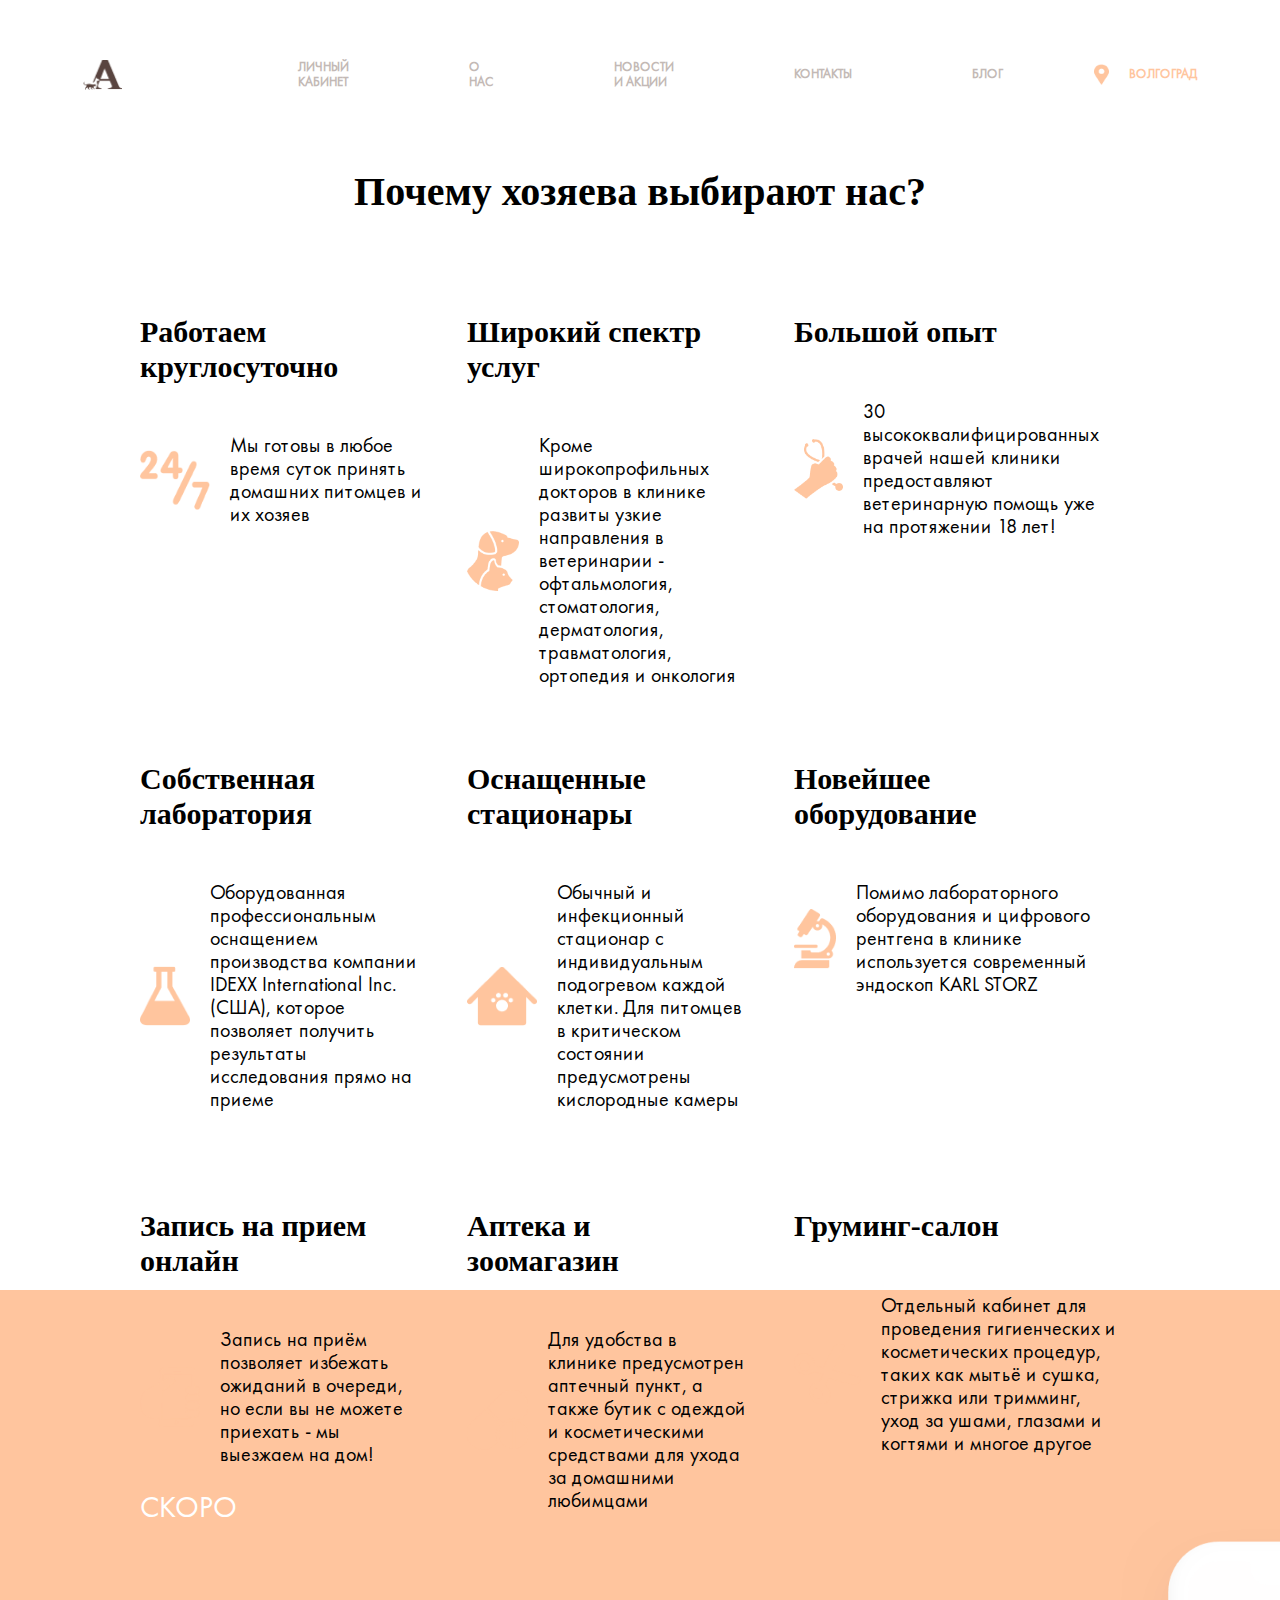
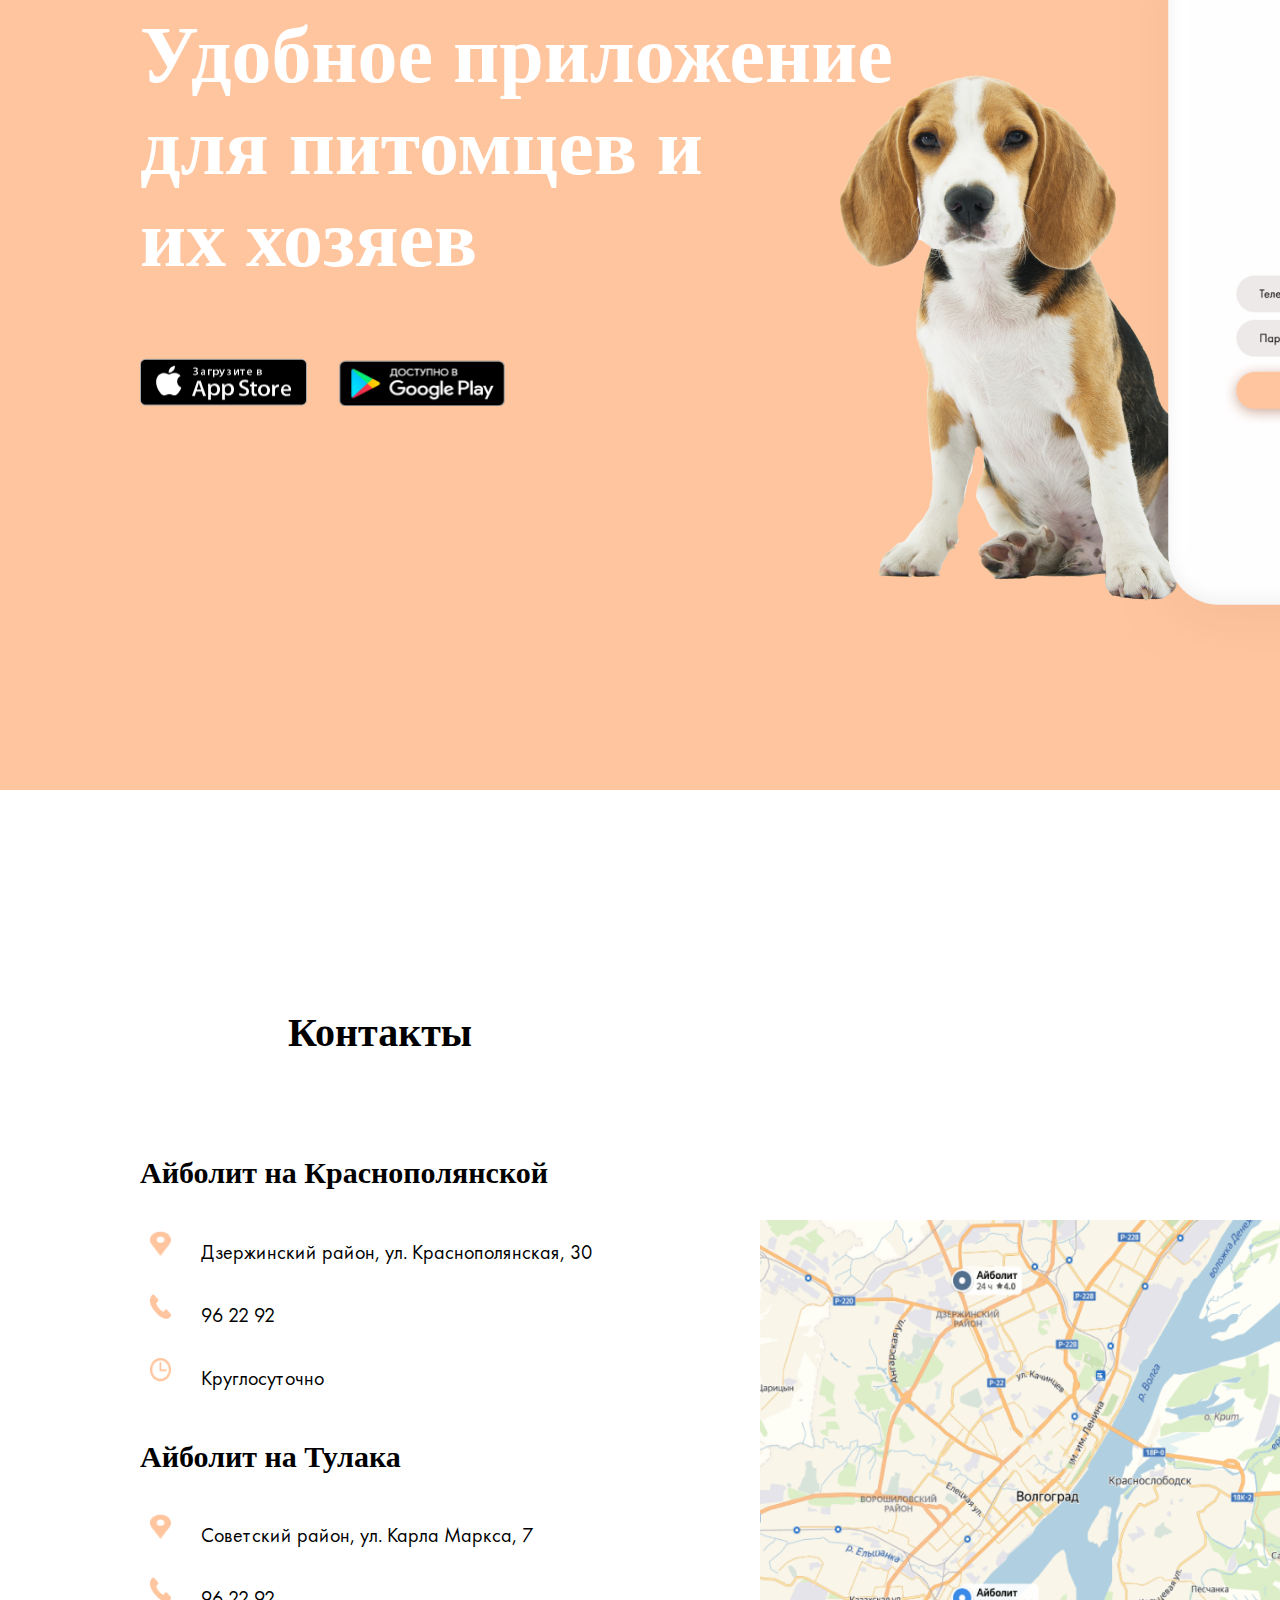
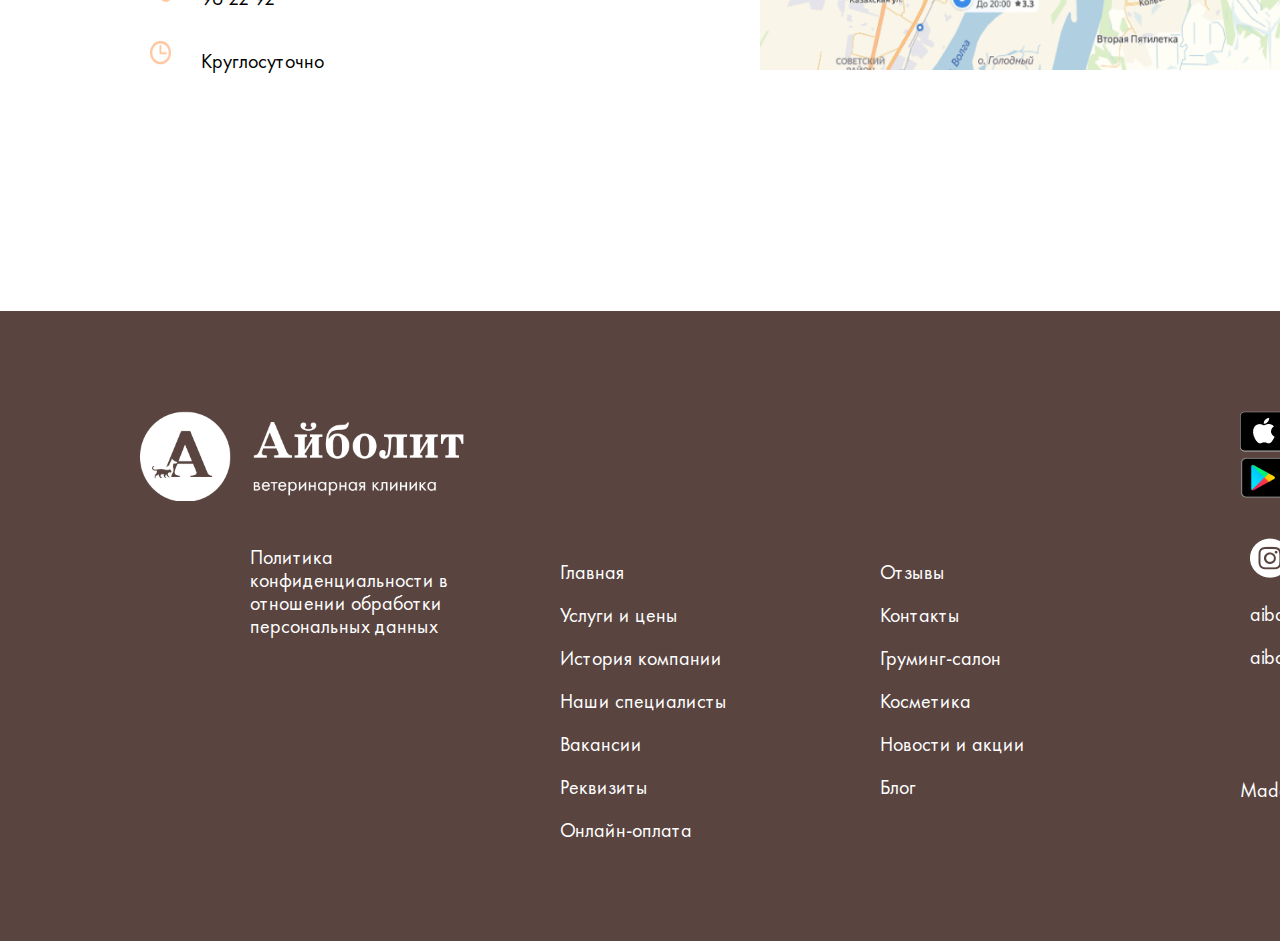
<file: pages/advantage.html>
<!DOCTYPE html>
<html lang="en">
<head>
    <meta charset="UTF-8">
    <meta http-equiv="X-UA-Compatible" content="IE=edge">
    <meta name="viewport" content="width=device-width, initial-scale=1.0">
    <link rel="stylesheet" href="../styles/normalize.css">
    <link rel="stylesheet" href="../styles/index.css">
    <title>Преимущества ветклиники</title>
    <link rel="shortcut icon" href="https://cdn-icons-png.flaticon.com/512/7607/7607614.png" type="image/svg">
</head>
<body>
    <div class="container">
        <header class="header">
            <img class="header__logo" src="../assets/image/header/logo.png" alt="logotype">      
            <nav class="nav">
              <a class="nav__item" href="#">ЛИЧНЫЙ КАБИНЕТ</a>
              <a class="nav__item" href="../index.html">О НАС</a>
              <a class="nav__item" href="#">НОВОСТИ И АКЦИИ</a>
              <a class="nav__item" href="../pages/advantage.html">КОНТАКТЫ</a>
              <a class="nav__item" href="./therapy.html">БЛОГ</a>
            </nav>
            <div class="header__geo">
              <img class="header__geo-img" src="../assets/image/block_a/map_marker.png" alt="map-marker">
              ВОЛГОГРАД
            </div>
          </header>
        <main>
            <section class="section">
                    <h2 class="section__title">Почему хозяева выбирают нас?</h2>    
            <div class="section__info-box">      
                <div class="advantage">
                    <h3 class="advantage__title">Работаем круглосуточно</h3>
                    <div class="advantage__info-block">
                        <img class="advantage__image" src="../assets/image/block_b/icon_time.png" alt="time">
                        <p class="advantage__text">Мы готовы в любое время суток принять домашних питомцев и их хозяев</p>
                    </div>
                </div>
                <div class="advantage">
                    <h3 class="advantage__title">Широкий спектр услуг</h3>
                    <div class="advantage__info-block">
                        <img class="advantage__image" src="../assets/image/block_b/icon_pet.png" alt="pet">
                        <p class="advantage__text">Кроме широкопрофильных докторов  в клинике развиты узкие направления в ветеринарии - офтальмология, стоматология, дерматология, травматология, ортопедия и онкология</p>
                    </div>
                </div>
                <div class="advantage">
                    <h3 class="advantage__title">Большой опыт</h3>
                    <div class="advantage__info-block">
                        <img class="advantage__image" src="../assets/image/block_b/icon_hand.png" alt="hand">
                        <p class="advantage__text">30 высококвалифицированных врачей нашей клиники предоставляют ветеринарную помощь уже на протяжении 18 лет!</p>
                    </div>
                </div>
                <div class="advantage">
                    <h3 class="advantage__title">Собственная лаборатория</h3>
                    <div class="advantage__info-block">
                        <img class="advantage__image" src="../assets/image/block_b/icon_shape.png" alt="flask">
                        <p class="advantage__text">Оборудованная профессиональным оснащением производства компании IDEXX International Inc.(США), которое позволяет получить результаты исследования прямо на приеме</p>
                    </div>
                </div>
                <div class="advantage">
                    <h3 class="advantage__title">Оснащенные стационары</h3>
                    <div class="advantage__info-block">
                        <img class="advantage__image" src="../assets/image/block_b/icon_home.png" alt="hospital">
                        <p class="advantage__text">Обычный и инфекционный стационар c индивидуальным подогревом каждой клетки. Для питомцев в критическом состоянии предусмотрены кислородные камеры</p>
                    </div>
                </div>
                <div class="advantage">
                    <h3 class="advantage__title">Новейшее оборудование</h3>
                    <div class="advantage__info-block">
                        <img class="advantage__image" src="../assets/image/block_b/icon_microscope.png" alt="microscope">
                        <p class="advantage__text">Помимо лабораторного оборудования и цифрового рентгена в клинике используется современный эндоскоп KARL STORZ</p>
                    </div>
                </div>
                <div class="advantage">
                    <h3 class="advantage__title">Запись на прием онлайн</h3>
                    <div class="advantage__info-block">
                        <img class="advantage__image" src="../assets/image/block_b/hand_graving_smartphone.png" alt="hand_graving_smartphone">
                        <p class="advantage__text">Запись на приём позволяет избежать ожиданий в очереди, но если вы не можете приехать - мы выезжаем на дом!</p>
                    </div>
                </div>
                <div class="advantage">
                    <h3 class="advantage__title">Аптека и зоомагазин</h3>
                    <div class="advantage__info-block">
                        <img class="advantage__image" src="../assets/image/block_b/icon_drugs.png" alt="drugs">
                        <p class="advantage__text">Для удобства в клинике предусмотрен аптечный пункт, а также бутик с одеждой и косметическими средствами для ухода за домашними любимцами</p>
                    </div>
                </div>
                <div class="advantage">
                    <h3 class="advantage__title">Груминг-салон</h3>
                    <div class="advantage__info-block">
                        <img class="advantage__image" src="../assets/image/block_b/icon_scissors.png" alt="scissors">
                        <p class="advantage__text">Отдельный кабинет для проведения гигиенческих и косметических процедур, таких как мытьё и сушка, стрижка или тримминг, уход за ушами, глазами и когтями и многое другое</p>
                    </div>
                </div>
                </div>
            </section>
            <section class="section_orange">               
                    <img class="section__pic1" src="../assets/image/block_b/big_dog.png" alt="dog">
                    <img class="section__pic2" src="../assets/image/block_b/form_phone.png" alt="phohe-form">
                <div class="section__mobile-app">
                    <p class="section__text">СКОРО</p>
                    <h1 class="section__heading">Удобное приложение
                        для питомцев и <br>
                        их хозяев</h1>
                <div class="section__icon-box">                
                    <img class="section__mobile-icon1" src="../assets/image/block_b/app_store.png" alt="app store">
                    <img class="section__mobile-icon2" src="../assets/image/block_b/google_play.png" alt="google play">
                </div>
                </div> 
            </section>
            <section class="section"> 

                <div class="section__contact-box">

                    <div class="section__contact">
                        <h2 class="section__title">Контакты</h2>
                        <div class="contact">
                            <h3 class="contact__title">Айболит на Краснополянской</h3>
                            <div class="contact-info">
                                <img class="contact-info__icon" src="../assets/image/block_b/map_marker.png" alt="map marker">
                                <p class="contact-info__text">Дзержинский район, 
                                    ул. Краснополянская, 30</p>
                            </div>
                            <div class="contact-info">
                                <img class="contact-info__icon" src="../assets/image/block_b/phone.png" alt="phone">
                                <p class="contact-info__text">96 22 92</p>
                            </div>
                            <div class="contact-info">
                                <img class="contact-info__icon" src="../assets/image/block_b/wall_clock.png" alt="wall clock">
                                <p class="contact-info__text">Круглосуточно</p>
                            </div>
                        </div>
                        <div class="contact">
                            <h3 class="contact__title">Айболит на Тулака</h3>
                            <div class="contact-info">
                                <img class="contact-info__icon" src="../assets/image/block_b/map_marker.png" alt="map marker">
                                <p class="contact-info__text">Советский район, 
                                    ул. Карла Маркса, 7</p>
                            </div>
                            <div class="contact-info">
                                <img class="contact-info__icon" src="../assets/image/block_b/phone.png" alt="phone">
                                <p class="contact-info__text">96 22 92</p>
                            </div>
                            <div class="contact-info">
                                <img class="contact-info__icon" src="../assets/image/block_b/wall_clock.png" alt="wall clock">
                                <p class="contact-info__text">Круглосуточно</p>
                            </div>
                        </div>
                    </div>
                <div >
                        <img class="section__map-img" src="../assets/image/block_b/map.png" alt="map">
                    </div>
                </div>
            </section>
        </main>
        <footer>
            <div class="footer">
                <div class="footer__info">
                    <img class="footer__logo" src="../assets/image/footer/logo_footer.png" alt="logo">
                    <p class="footer__text">Политика конфиденциальности в отношении обработки персональных данных</p>
                </div>
                <div class="footer__nav">
                    <a href="#">Главная</a>
                    <a href="#">Услуги и цены</a>
                    <a href="#">История компании</a>
                    <a href="#">Наши специалисты</a>
                    <a href="#">Вакансии</a>
                    <a href="#">Реквизиты</a>
                    <a href="#">Онлайн-оплата</a>
                </div>
                <div class="footer__nav">
                    <a href="#">Отзывы</a>
                    <a href="#">Контакты</a>
                    <a href="#">Груминг-салон</a>
                    <a href="#">Косметика</a>
                    <a href="#">Новости и акции</a>
                    <a href="#">Блог</a>
                </div>
                <div class="footer__social">
                    <div>
                        <img class="footer__app-phone" src="../assets/image/footer/app_store.png" alt="app store">
                        <img class="footer__app-phone" src="../assets/image/footer/google_play.png" alt="google play">
                    </div>
                    <div>
                        <img class="footer__link" src="../assets/image/footer/instagram.png" alt="Instagram">
                        <img class="footer__link" src="../assets/image/footer/fb.png" alt="Facebook">
                        <img class="footer__link" src="../assets/image/footer/vk.png" alt="VK">
                        <img class="footer__link" src="../assets/image/footer/youtube.png" alt="Youtube">
                    </div>
                    <div class="footer__e-mail">
                        <a href="#">aibolit34.ru</a>
                        <a href="#">aibolit34@gmail.com</a>
                    </div>
                    <div>
                        <p class="footer__author">Made with <span class="footer__author_black">&#9829;</span>  from frontend43_team4</p>
                    </div>
                </div>

            </div>

        </footer>
    </div>
    
</body>
</html>
</file>
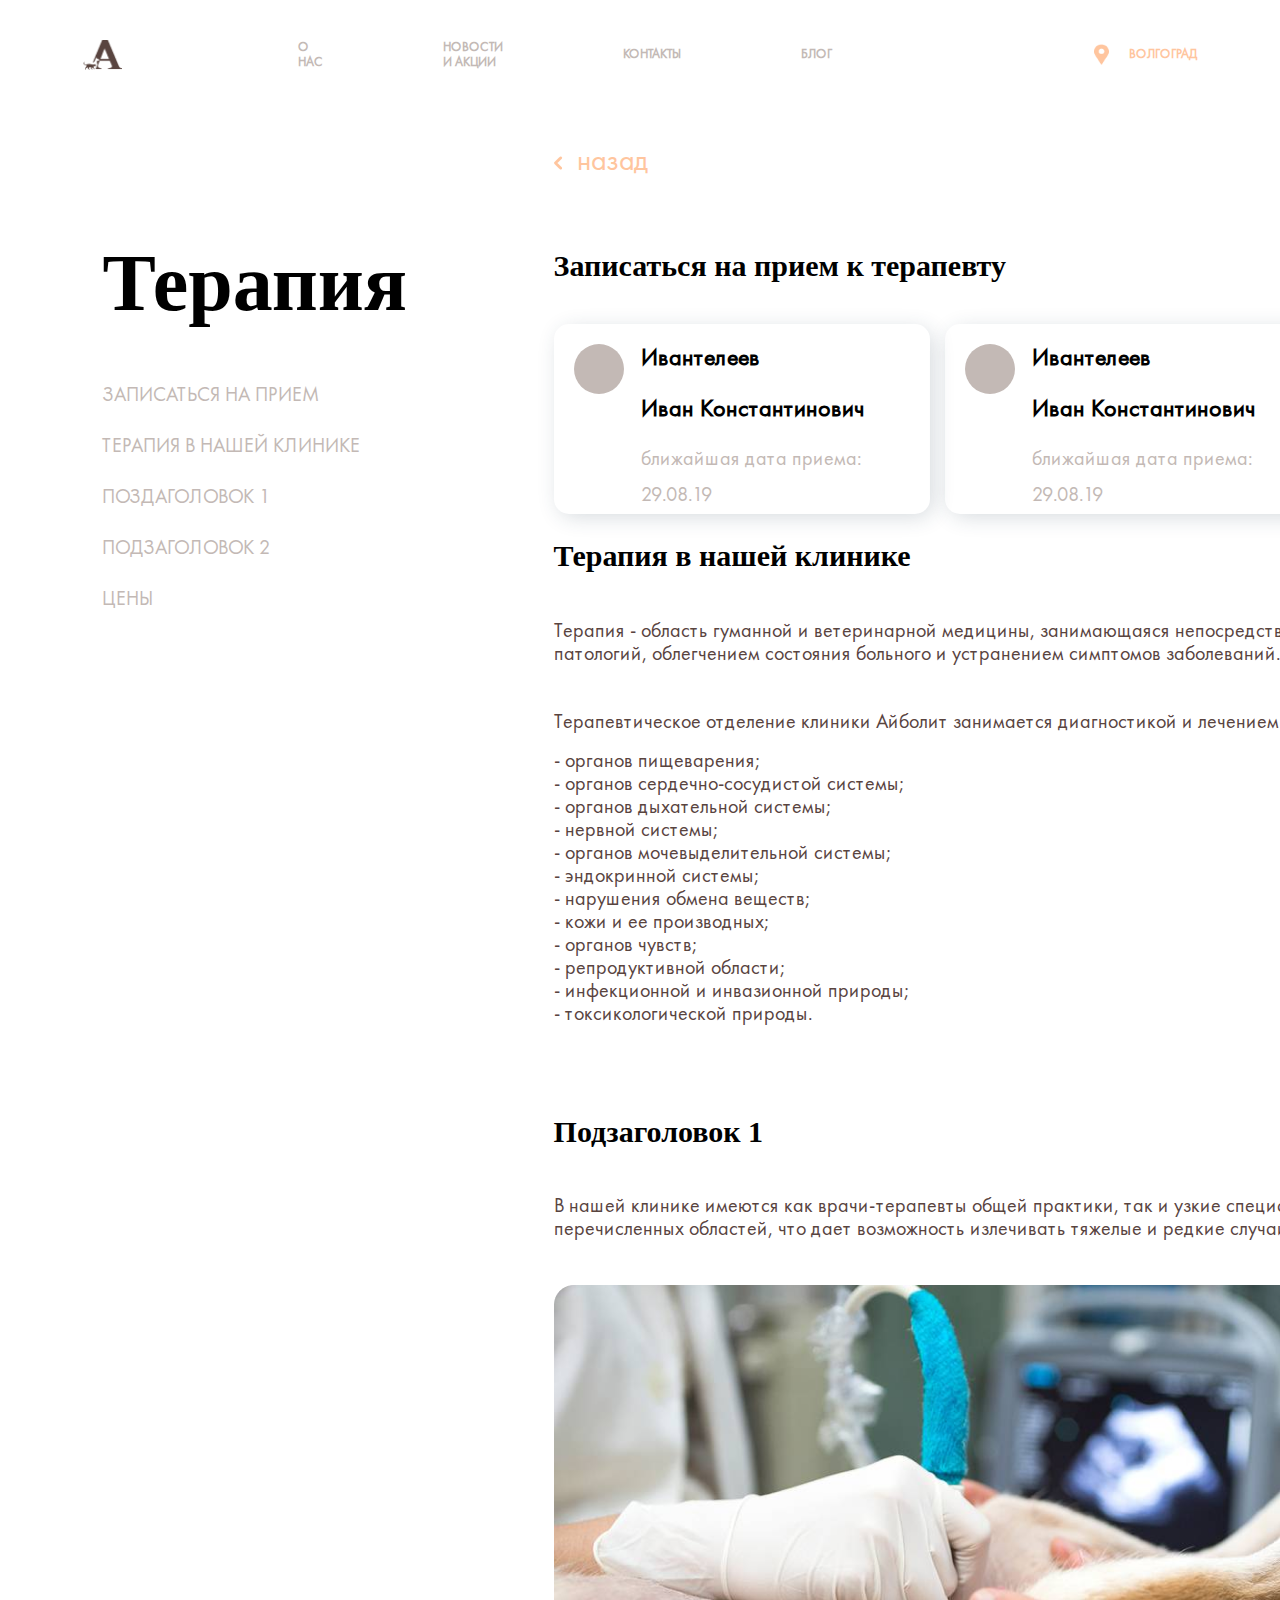
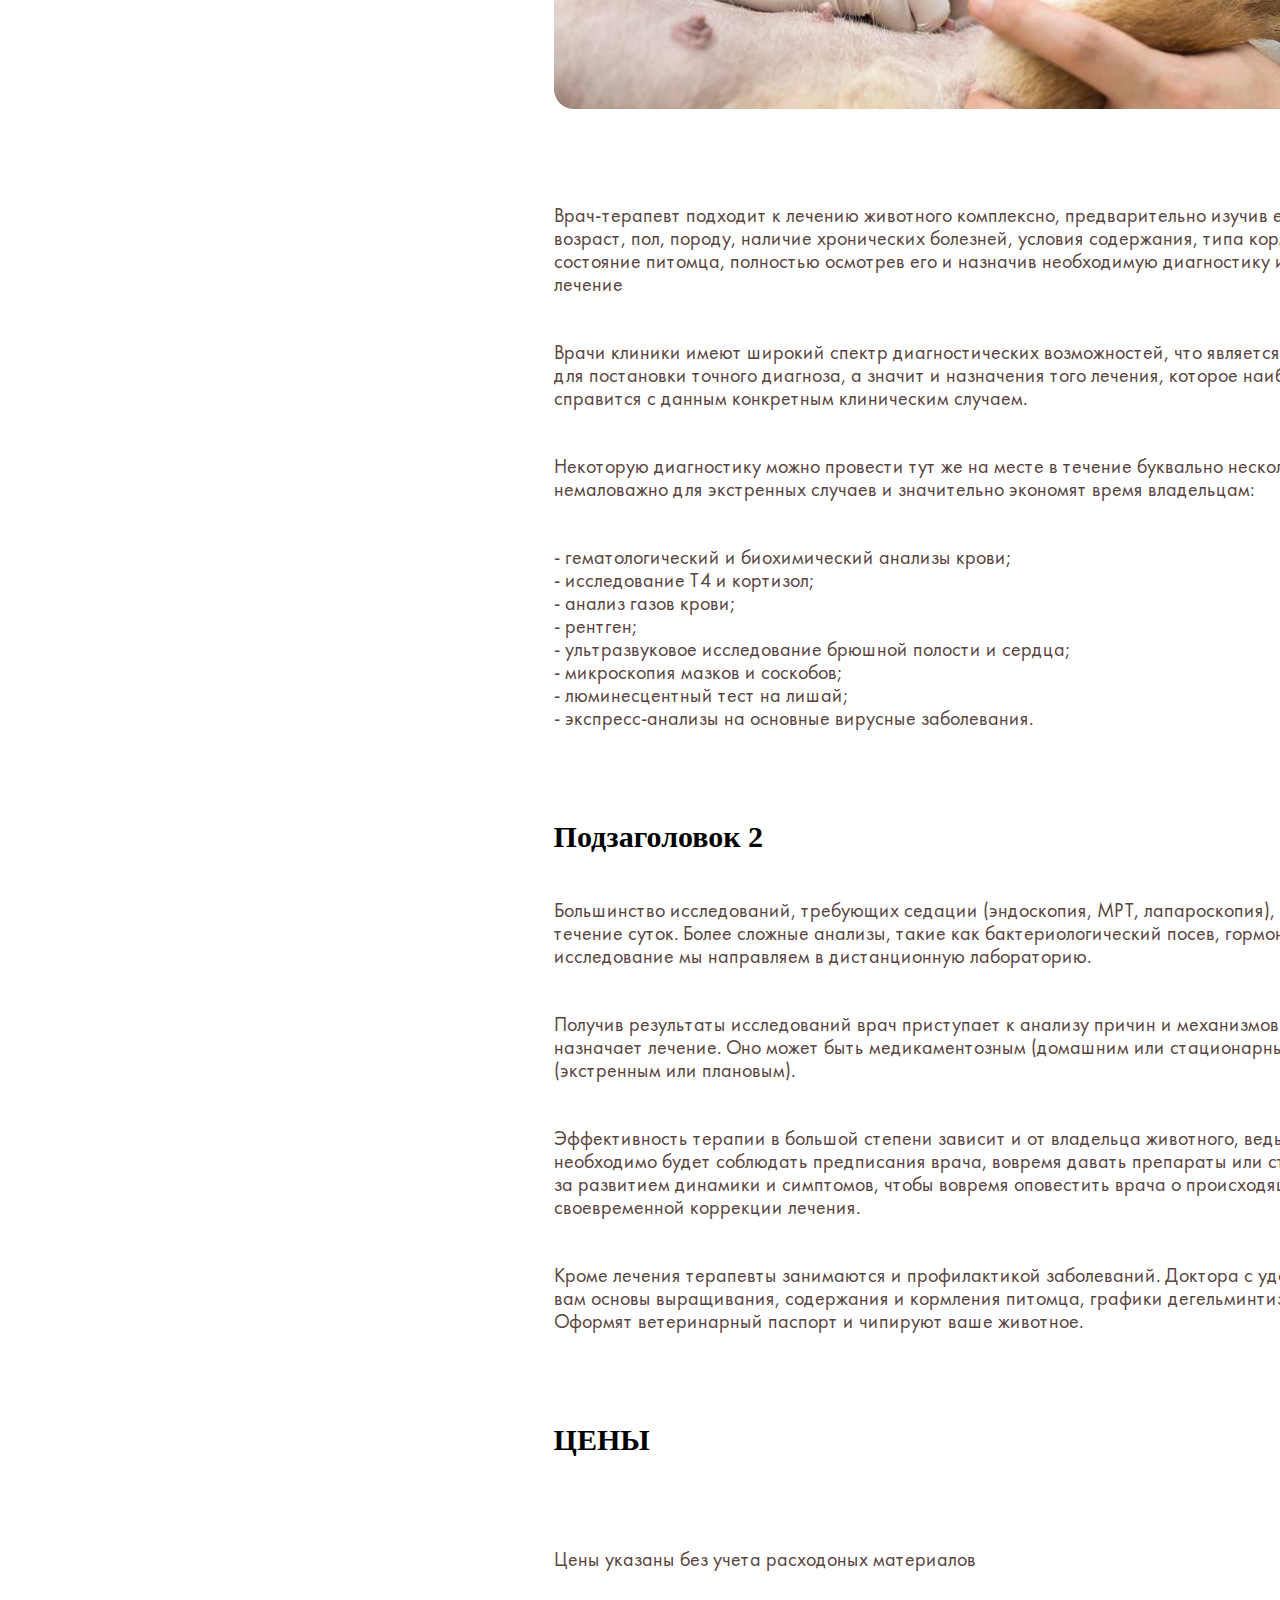
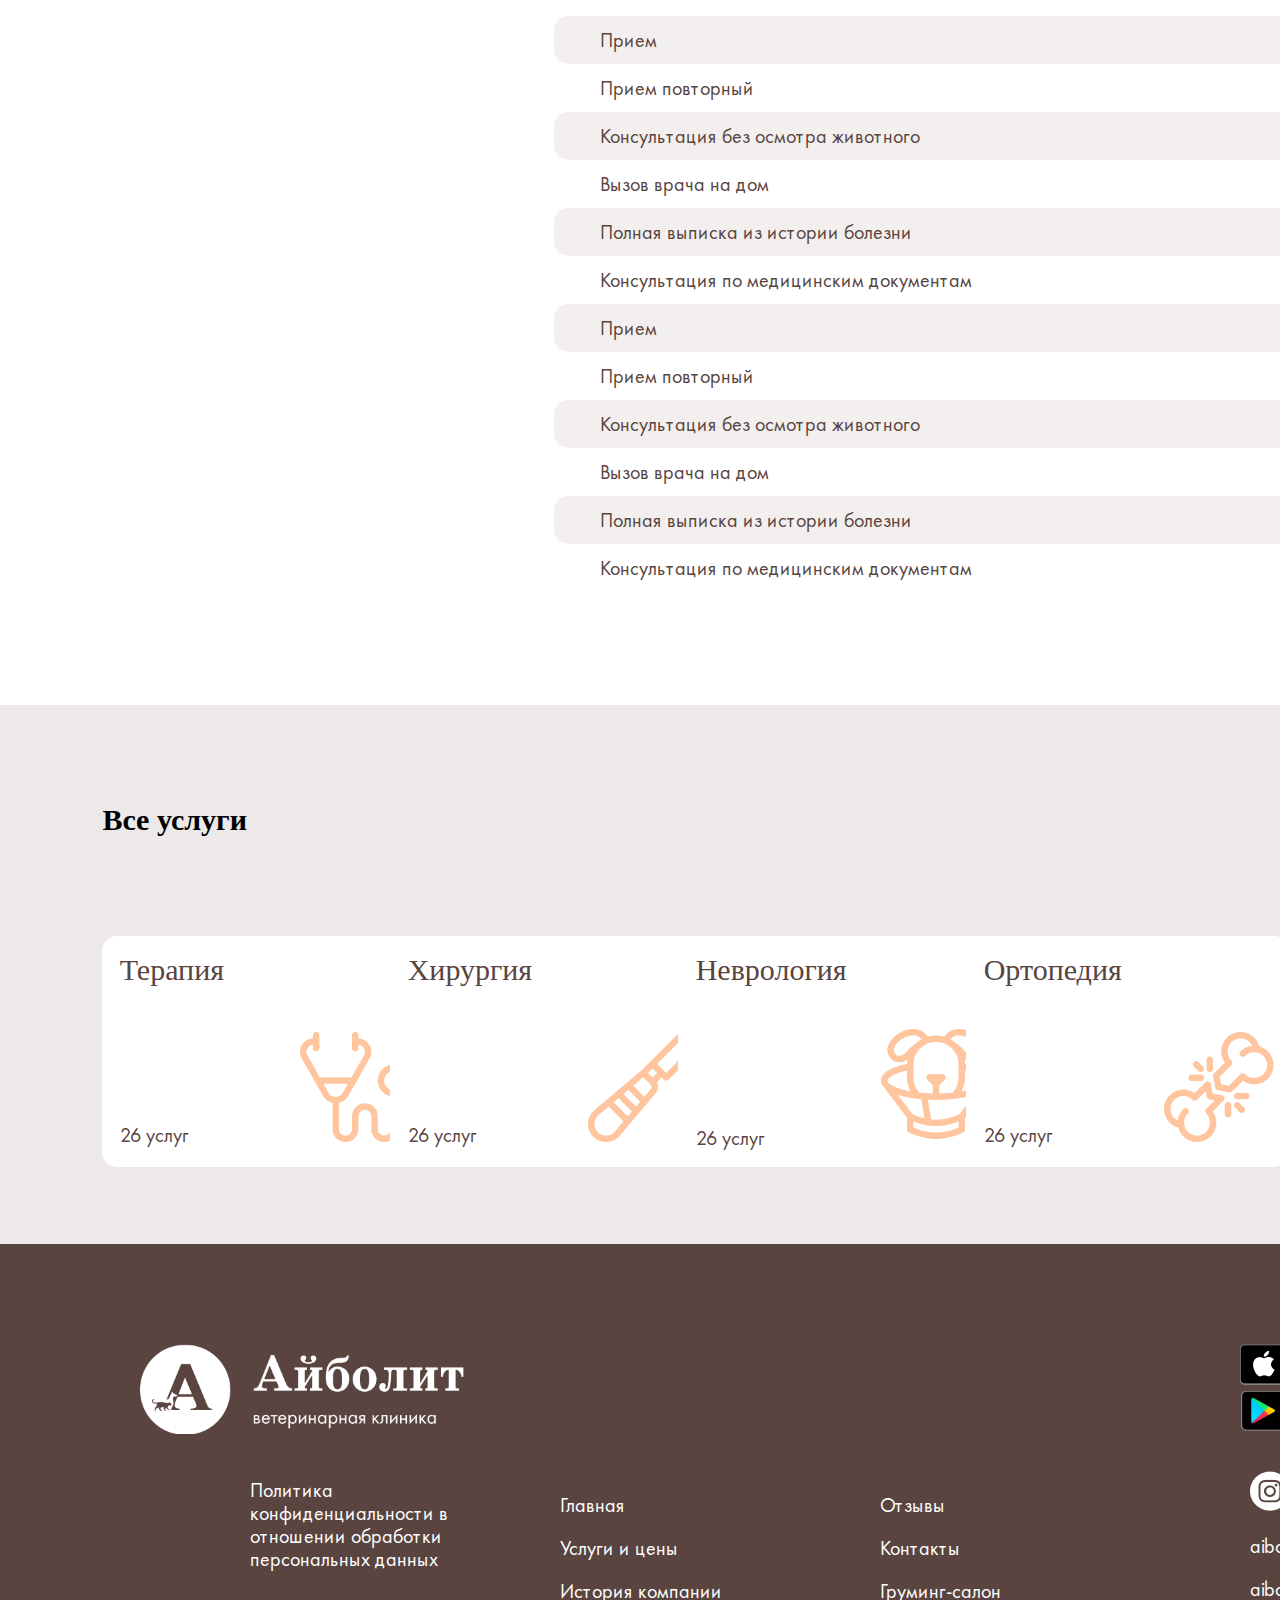
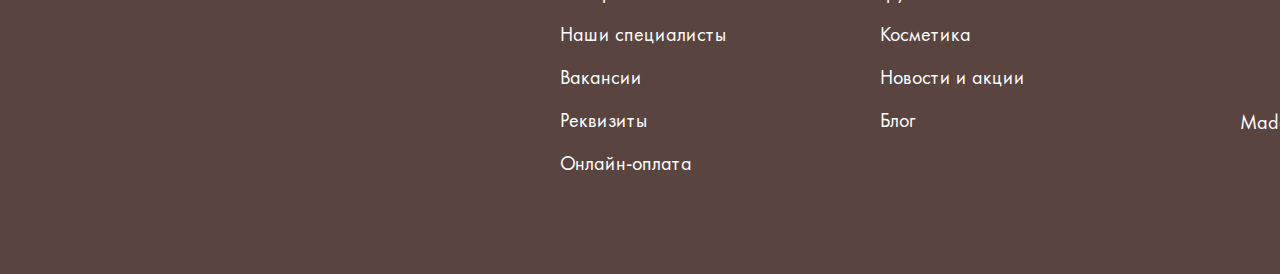
<file: pages/therapy.html>
<!DOCTYPE html>
<html lang="en">
<head>
    <meta charset="UTF-8">
    <meta http-equiv="X-UA-Compatible" content="IE=edge">
    <meta name="viewport" content="width=device-width, initial-scale=1.0">
    <title>Therapy</title>
    <link rel="stylesheet" href="../styles/normalize.css">
    <link rel="stylesheet" href="../styles/index.css">
    <link rel="shortcut icon" href="https://cdn-icons-png.flaticon.com/512/7607/7607614.png" type="image/svg">
</head>
<body>
    <header class="header">
        <img class="header__logo" src="../assets/image/block_b/logo.png" alt="logotype" />
        <nav class="nav">
          <a class="nav__item" href="../index.html">О НАС</a>
          <a class="nav__item" href="#">НОВОСТИ И АКЦИИ</a>
          <a class="nav__item" href="./advantage.html">КОНТАКТЫ</a>
          <a class="nav__item" href="./therapy.html">БЛОГ</a>
        </nav>
        <div class="header__geo">
          <img class="header__geo-img" src="../assets/image/block_b/map_marker.png" alt="map-marker" />
          ВОЛГОГРАД
        </div>
</header>
<main>
    <div class="wrapper-therapy">
<div class="wrapper-therapy__col-1">
<h1 class="wrapper-therapy__col-1__heading">Терапия</h1>
<div class="wrapper-therapy__col-1__item">ЗАПИСАТЬСЯ НА ПРИЕМ</div>
<div class="wrapper-therapy__col-1__item">ТЕРАПИЯ В НАШЕЙ КЛИНИКЕ</div>
<div class="wrapper-therapy__col-1__item">ПОЗДАГОЛОВОК 1</div>
<div class="wrapper-therapy__col-1__item">ПОДЗАГОЛОВОК 2</div>
<div class="wrapper-therapy__col-1__item">ЦЕНЫ</div>
</div>
<div class="wrapper-therapy__col-2">
    <div class="wrapper-therapy__col-2__back">
        <img src="../assets/image/bloc_c/Path(2).png" alt="arrow">
        <a href="#" class="pagination">назад</a>
    </div>
<section class="record-section">
    <h2 class="record-section__heading">Записаться на прием к терапевту</h2>
    <div onclick="location.href='#';" style="cursor: pointer;" class="record-section__card record-section__card1">
<div class="record-section__card__circle"></div>
<div class="record-section__card__name">Ивантелеев <p>Иван Константинович</p></div>
<div class="record-section__card__topic">ближайшая дата приема:</div>
<div class="record-section__card__data">29.08.19</div>
    </div>
    <div onclick="location.href='#';" style="cursor: pointer;" class="record-section__card record-section__card2">
        <div class="record-section__card__circle"></div>
        <div class="record-section__card__name">Ивантелеев <p>Иван Константинович</p></div>
        <div class="record-section__card__topic">ближайшая дата приема:</div>
        <div class="record-section__card__data">29.08.19</div>
    </div>
    <div onclick="location.href='#';" style="cursor: pointer;" class="record-section__card record-section__card3">
        <div class="record-section__card__circle"></div>
        <div class="record-section__card__name">Ивантелеев <p>Иван Константинович</p></div>
        <div class="record-section__card__topic">ближайшая дата приема:</div>
        <div class="record-section__card__data">29.08.19</div>
    </div>
</section>
<section class="about-therapy">
    <h2 class="about-therapy__heading" >Терапия в нашей клинике</h2>
    <div class="about-therapy__Paragraph1">Терапия - область гуманной и ветеринарной медицины, занимающаяся непосредственно лечением патологий, облегчением состояния больного и устранением симптомов заболеваний.
    </div>
    <div class="about-therapy__Paragraph2">Терапевтическое отделение клиники Айболит занимается диагностикой и лечением следующих болезней:
    </div>
    <ul>
        <li class="about-therapy__item">- органов пищеварения;</li>
        <li class="about-therapy__item"> - органов сердечно-сосудистой системы;</li>
        <li class="about-therapy__item"> - органов дыхательной системы;</li>
        <li class="about-therapy__item">- нервной системы;</li>
        <li class="about-therapy__item">- органов мочевыделительной системы;</li>
        <li class="about-therapy__item">- эндокринной системы;</li>
        <li class="about-therapy__item"> - нарушения обмена веществ;</li>
        <li class="about-therapy__item">- кожи и ее производных;</li>
        <li class="about-therapy__item">- органов чувств;</li>
        <li class="about-therapy__item"> - репродуктивной области;</li>
        <li class="about-therapy__item">- инфекционной и инвазионной природы;</li>
        <li class="about-therapy__item"> - токсикологической природы.</li>
    </ul>
</section>
<section class="subtitle-1">
<h2 class="subtitle-1__heading">Подзаголовок 1</h2>
<div class="subtitle-1__Paragraph1">В нашей клинике имеются как врачи-терапевты общей практики, так и узкие специалисты по ряду перечисленных областей, что дает возможность излечивать тяжелые и редкие случаи патологий.
</div>
<img class="subtitle-1__img" src="../assets/image/bloc_c/image.png" alt="dog">
<div class="subtitle-1__Paragraph2">
    Врач-терапевт подходит к лечению животного комплексно, предварительно изучив его анамнез, учитывая возраст, пол, породу, наличие хронических болезней, условия содержания, типа кормления, оценив общее состояние питомца, полностью осмотрев его и назначив необходимую диагностику и соответствующее лечение
</div>
<div class="subtitle-1__Paragraph3">
    Врачи клиники имеют широкий спектр диагностических возможностей, что является идеальным условием для постановки точного диагноза, а значит и назначения того лечения, которое наиболее эффективно справится с данным конкретным клиническим случаем.
</div>
<div class="subtitle-1__Paragraph4">
    Некоторую диагностику можно провести тут же на месте в течение буквально нескольких минут, что немаловажно для экстренных случаев и значительно экономят время владельцам:
</div>
<ul>
    <li class="subtitle-1__item">- гематологический и биохимический анализы крови;</li>
    <li class="subtitle-1__item">- исследование Т4 и кортизол;</li>
    <li class="subtitle-1__item"> - анализ газов крови;</li>
    <li class="subtitle-1__item"> - рентген;</li>
    <li class="subtitle-1__item">- ультразвуковое исследование брюшной полости и сердца;</li>
    <li class="subtitle-1__item">- микроскопия мазков и соскобов;</li>
    <li class="subtitle-1__item">- люминесцентный тест на лишай;</li>
    <li class="subtitle-1__item">- экспресс-анализы на основные вирусные заболевания.</li>
</ul>
</section>
<section class="subtitle-2">
    <h2 class="subtitle-2__heading">Подзаголовок 2</h2>
    <div class="subtitle-2__Paragraph1">
        Большинство исследований, требующих седации (эндоскопия, МРТ, лапароскопия), так же доступны в течение суток. Более сложные анализы, такие как бактериологический посев, гормоны, гистологическое исследование мы направляем в дистанционную лабораторию.
    </div>
    <div class="subtitle-2__Paragraph2">
        Получив результаты исследований врач приступает к анализу причин и механизмов развития болезни и назначает лечение. Оно может быть медикаментозным (домашним или стационарным) или оперативным (экстренным или плановым).
    </div>
    <div class="subtitle-2__Paragraph3">
        Эффективность терапии в большой степени зависит и от владельца животного, ведь именно ему необходимо будет соблюдать предписания врача, вовремя давать препараты или ставить уколы, следить за развитием динамики и симптомов, чтобы вовремя оповестить врача о происходящих изменениях, для своевременной коррекции лечения.
    </div>
    <div class="subtitle-2__Paragraph4">
        Кроме лечения терапевты занимаются и профилактикой заболеваний. Доктора с удовольствием расскажут вам основы выращивания, содержания и кормления питомца, графики дегельминтизаций и прививок. Оформят ветеринарный паспорт и чипируют ваше животное.
    </div>
</section>
<section class="prices">
    <h2 class="prices__heading">ЦЕНЫ</h2>
    <div class="prices__number">
<span>Цены указаны без учета расходоных материалов
</span>
<span >1 &nbsp;<span class="prices__number_lite">2 &nbsp; 3 &nbsp; 4</span></span>
</div>
<div class="prices__items">
<div class="prices__items__item" id="prices__item1">Прием</div>
<div class="prices__items__item">Прием повторный</div>
<div class="prices__items__item" id="prices__item2">Консультация без осмотра животного</div>
<div class="prices__items__item">Вызов врача на дом</div>
<div class="prices__items__item" id="prices__item3">Полная выписка из истории болезни</div>
<div class="prices__items__item">Консультация по медицинским документам</div>
<div class="prices__items__item" id="prices__item4">Прием</div>
<div class="prices__items__item">Прием повторный</div>
<div class="prices__items__item" id="prices__item5">Консультация без осмотра животного</div>
<div class="prices__items__item">Вызов врача на дом</div>
<div class="prices__items__item" id="prices__item6">Полная выписка из истории болезни</div>
<div class="prices__items__item">Консультация по медицинским документам</div>
<div class="prices__number2">1 &nbsp;<span class="prices__number_lite">2 &nbsp; 3 &nbsp; 4</span></div>
</div>
</section>
    </div>
</div>
<div class="wrapper-servieces">
<section class="ther-services">
    <h2 class="ther-services__heading">Все услуги</h2>
    <div class="ther-services__card ther-services__card1">
    <div class="ther-services__card__heading">Терапия</div>
    <div class="ther-services__card__item">26 услуг</div>
    <img class="ther-services__card__img" src="../assets/image/bloc_c/Vector.png" alt="icon-of-services">
    </div>
    <div class="ther-services__card ther-services__card2">
        <div class="ther-services__card__heading">Хирургия</div>
        <div class="ther-services__card__item">26 услуг</div>
        <img class="ther-services__card__img" src="../assets/image/bloc_c/Vector(2).png" alt="icon-of-services">
    </div>
    <div class="ther-services__card ther-services__card3">
        <div class="ther-services__card__heading">Неврология</div>
        <div class="ther-services__card__item">26 услуг</div>
        <img class="ther-services__card__img" src="../assets/image/bloc_c/Vector(1).png" alt="icon-of-services">
    </div>
    <div class="ther-services__card ther-services__card4">
        <div class="ther-services__card__heading">Ортопедия</div>
        <div class="ther-services__card__item">26 услуг</div>
        <img class="ther-services__card__img" src="../assets/image/bloc_c/Group12.png" alt="icon-of-services">
    </div>
</section>
</div>
</main>
<footer>
    <div class="footer">
        <div class="footer__info">
            <img class="footer__logo" src="../assets/image/footer/logo_footer.png" alt="logo">
            <p class="footer__text">Политика конфиденциальности в отношении обработки персональных данных</p>
        </div>
        <div class="footer__nav">
            <a href="#">Главная</a>
            <a href="#">Услуги и цены</a>
            <a href="#">История компании</a>
            <a href="#">Наши специалисты</a>
            <a href="#">Вакансии</a>
            <a href="#">Реквизиты</a>
            <a href="#">Онлайн-оплата</a>
        </div>
        <div class="footer__nav">
            <a href="#">Отзывы</a>
            <a href="#">Контакты</a>
            <a href="#">Груминг-салон</a>
            <a href="#">Косметика</a>
            <a href="#">Новости и акции</a>
            <a href="#">Блог</a>
        </div>
        <div class="footer__social">
            <div>
                <img class="footer__app-phone" src="../assets/image/footer/app_store.png" alt="app store">
                <img class="footer__app-phone" src="../assets/image/footer/google_play.png" alt="google play">
            </div>
            <div>
                <img class="footer__link" src="../assets/image/footer/instagram.png" alt="Instagram">
                <img class="footer__link" src="../assets/image/footer/fb.png" alt="Facebook">
                <img class="footer__link" src="../assets/image/footer/vk.png" alt="VK">
                <img class="footer__link" src="../assets/image/footer/youtube.png" alt="Youtube">
            </div>
            <div class="footer__e-mail">
                <a href="#">aibolit34.ru</a>
                <a href="#">aibolit34@gmail.com</a>
            </div>
            <div>
                <p class="footer__author">Made with <span class="footer__author_black">&#9829;</span>  from frontend43_team4</p>
            </div>
        </div>

    </div>

</footer>
</body>
</html>
</file>
<file: styles/index.css>
/* < !-- Настя-- !> */

.main-page {
  width: 100vw;
  display: grid;
  grid-template-rows: 110px;
  grid-template-areas:
    "header"
    "main"
    "services"
    "about-company"
    "amount";
}

.header {
  grid-area: header;
  display: flex;
  justify-content: space-around;
  align-items: center;
  margin-top: 30px;
  margin-bottom: 20px;
}

.header__logo {
  width: 3%;
}

.nav {
  display: flex;
  justify-content: space-between;
  align-items: center;
  width: 50%;
}

.nav__item {
  color: #c3b9b5;
  text-decoration: none;
  font-family: "Futura";
  font-weight: bold;
  font-size: 0.8em;
}

.header__geo {
  display: flex;
  align-items: center;
  justify-content: space-between;
  width: 8%;
  color: #ffc59e;
  font-family: "Futura";
  font-weight: bold;
  font-size: 0.8em;
}

.header__geo-img {
  width: 14%;
}

.main {
  grid-area: main;
  height: 70vh;
  display: grid;
  grid-template-columns: 15% 1fr 1fr;
}

.left {
  display: flex;
  flex-direction: column;
  align-items: center;
}

.left__img {
  position: absolute;
  width: 25px;
  left: 7.4%;
  top: 19.4%;
}

.left__number {
  padding: 12px;
  font-family: "Futura";
  font-size: smaller;
  font-weight: bold;
  color: #c3b9b5;
}

.left__number_one {
  color: #080606;
  margin-top: 10%;
}

.info {
  display: flex;
  flex-direction: column;
  justify-content: space-between;
  flex-wrap: wrap;
}

.info__title {
  font-family: "SchoolBook";
  font-size: 3em;
  font-weight: lighter;
}

.button-shedule {
  background-color: #ffc59e;
  width: 25%;
  height: 20%;
  border: 0;
  border-radius: 1.2em;
  cursor: pointer;
  -webkit-box-shadow: 0px 5px 10px 2px rgba(34, 60, 80, 0.2);
  -moz-box-shadow: 0px 5px 10px 2px rgba(34, 60, 80, 0.2);
  box-shadow: 0px 5px 10px 2px rgba(34, 60, 80, 0.2);
  color: #ffffff;
  font-family: "Futura";
  font-weight: bolder;
  font-size: 1.25em;
}

.info__paw {
  width: 3.4%;
  position: absolute;
  top: 78.7%;
  left: 19.9%;
  z-index: -1;
}

.info__social {
  display: flex;
  justify-content: space-between;
  width: 30%;
  padding-bottom: 15px;
  margin-bottom: 40px;
}

.info__social-img {
  width: 15%;
  cursor: pointer;
}

.cat-dog {
  width: 87%;
}

.phone {
  position: absolute;
  color: #59443f;
  font-family: "Futura";
  font-weight: bold;
  right: 1%;
  top: 83%;
}

.services {
  grid-area: services;
  display: grid;
  grid-template-columns: repeat(4, 25%);
  grid-template-rows: repeat(4, 25%);
  grid-gap: 10px;
  margin-left: 10%;
  margin-right: 10%;
  margin-top: 150px;
  margin-bottom: 5%;
}

.card {
  display: grid;
  grid-template-columns: 1fr 1fr;
  grid-template-rows: 100px 100px;
  border-radius: 1.5em;
  -webkit-box-shadow: 4px 4px 8px 0px rgba(34, 60, 80, 0.2);
  -moz-box-shadow: 4px 4px 8px 0px rgba(34, 60, 80, 0.2);
  box-shadow: 4px 4px 8px 0px rgba(34, 60, 80, 0.2);
  grid-template-areas:
    "card-title card-img"
    "card-subtitle card-img";
}

.card__title {
  display: flex;
  align-items: flex-start;
  font-family: "SchoolBook";
  font-size: xx-large;
  color: #59443f;
  padding: 20px;
  grid-area: card-title;
}

.card__subtitle {
  display: flex;
  align-items: flex-end;
  font-family: "Futura";
  color: #59443f;
  padding-left: 25px;
  padding-bottom: 15px;
  grid-area: card-subtitle;
}

.card__img {
  display: flex;
  flex-direction: column;
  align-items: flex-end;
  justify-content: end;
  padding: 15px;
  grid-area: card-img;
}

.card__animal {
  width: 90px;
}

.card__animal_nevr {
  width: 99%;
}

/* для репродуктологии, офтальмологии и эндокринологии изменила сетку гридов, но из-за одинакового положения ячейки назвала одинаково - с модиком oft, потому что первым делала офтальмологию */
.card_oft,
.card_rep,
.card_endo {
  grid-template-columns: 1fr 1fr;
  grid-template-rows: 100px 100px;
  grid-template-areas:
    "title-oft title-oft"
    "subtitle-oft img-oft";
}

.card__title_oft,
.card__title_rep,
.card__title_endo {
  grid-area: title-oft;
}

.card__subtitle_oft,
.card__subtitle_rep,
.card__subtitle_endo {
  grid-area: subtitle-oft;
}

.card__img_oft,
.card__img_rep,
.card__img_endo {
  grid-area: img-oft;
}

.card__animal_oft {
  height: 110%;
}

.card__animal_cardio {
  width: 100%;
}

.card__animal_teeth {
  width: 100%;
}

.card__animal_rep {
  width: 100%;
}

.card__animal_smth {
  width: 100%;
}

.card__animal_lab {
  width: 100%;
}

.card__animal_endo {
  height: 100%;
  width: 100%;
}

.about-company {
  grid-area: about-company;
  display: flex;
  flex-direction: column;
  justify-content: space-around;
  align-items: center;
  margin-top: 300px;
}

.history {
  display: flex;
  flex-direction: column;
  align-items: center;
  justify-content: space-between;
  height: 268px;
  margin-bottom: 100px;
}

.history__text {
  font-family: "Futura";
  font-size: 1.25em;
  color: #59443f;
  width: 479px;
  display: flex;
  flex-wrap: wrap;
}

.about-company-button {
  font-family: "Futura";
  font-size: 1.25em;
  font-weight: bold;
  color: #ffc59e;
  width: 155px;
  height: 24px;
  display: flex;
  border: 0;
  background-color: transparent;
  justify-content: space-between;
  align-items: center;
  cursor: pointer;
}

.about-company-button_spec {
  width: 200px;
}

.about-company-button__img {
  width: 10px;
}

.specialists {
  display: flex;
  flex-direction: column;
  align-items: center;
  justify-content: space-between;
  height: 302px;
  margin-bottom: 206px;
}

.mini-title {
  font-family: "SchoolBook";
  font-size: 2em;
  color: #080606;
}

.specialists-images {
  display: flex;
  justify-content: space-between;
  align-items: center;
}

.specialists-images__img {
  width: 140px;
}

.specialists-images__img_arrow {
  width: 60px;
  height: 60px;
  cursor: pointer;
}

.amount {
  grid-area: amount;
  display: flex;
  flex-direction: column;
  justify-content: center;
  align-items: center;
  height: 510px;
  margin-bottom: 200px;
}

.counter {
  font-family: "SchoolBook";
  font-size: 144px;
  font-weight: bold;
  color: #59443f;
  width: 687px;
}

.amount__text {
  font-family: "Futura";
  font-size: 80px;
  width: 716px;
}

.amount__bird {
  position: absolute;
  top: 3247px;
  right: 26.5%;
  width: 200px;
}

@font-face {
  font-family: Futura;
  src: url(../FuturaNewBook-Reg.ttf);
}

@font-face {
  font-family: SchoolBook;
  src: url(../SchoolBook.ttf);
}

/* < !-- Маша-- !> */
.container {
  margin-top: 50px;
}
.section {
  height: 1121px;
  margin-left: 140px;
  margin-right: 140px;
}

.section__title {
  text-align: center;
  font-family: "SchoolBook";
  font-size: 40px;
  margin-top: 70px;
  margin-bottom: 70px;
}

.section__info-box {
  display: grid;
  grid-template-columns: 1fr 1fr 1fr;
  grid-template-rows: 1fr 1fr 1fr;
  gap: 25px;
}

.advantage {
  display: flex;
  flex-direction: column;
  margin-right: 20px;
}
.advantage:hover {
  -webkit-box-shadow: 4px 4px 8px 0px rgba(255, 213, 173, 0.2);
  -moz-box-shadow: 4px 4px 8px 0px rgba(255, 213, 173, 0.2);
  box-shadow: 4px 4px 8px 0px rgba(255, 213, 173, 0.2);
  border-radius: 30px;
}

.advantage__title {
  font-family: "SchoolBook";
  font-size: 30px;
}

.advantage__info-block {
  display: flex;
  flex-direction: row;
  justify-content: center;
  align-items: center;
}

.advantage__image {
  width: 70px;
  height: 60px;
  margin-right: 20px;
  align-content: center;
}

.advantage__text {
  font-family: "Futura";
  font-size: 20px;
}

.section_orange {
  background-color: #ffc59e;
  height: 1100px;
  width: 100%;
}

.section__mobile-app {
  display: flex;
  flex-direction: column;
  width: 850px;
  margin-left: 140px;
}

.section__text {
  font-family: "Futura";
  font-size: 30px;
  color: #ffff;
  margin-top: 200px;
}

.section__heading {
  font-family: "SchoolBook";
  font-size: 80px;
  color: #ffff;
}

.section__icon-box {
  display: flex;
  flex-direction: row;
}

.section__mobile-icon1 {
  height: 48px;
  width: 167px;
  margin-top: 20px;
  margin-right: 20px;
  cursor: pointer;
}
.section__mobile-icon1:hover {
  height: 58px;
  width: 177px;
}

.section__mobile-icon2 {
  height: 68px;
  width: 190px;
  cursor: pointer;
}
.section__mobile-icon2:hover {
  height: 78px;
  width: 187px;
}

.section__pic1 {
  position: absolute;
  margin-left: 825px;
  margin-top: 380px;
  z-index: 1;
}

.section__pic2 {
  position: absolute;
  margin-left: 1120px;
  margin-top: 230px;
  z-index: 2;
}
.section__contact-box {
  display: inline-flex;
  margin-top: 150px;
  justify-content: center;
}
.section__contact {
  width: 480px;
}
.contact {
  display: flex;
  flex-direction: column;
}
.contact__title {
  font-family: "SchoolBook";
  font-size: 30px;
}

.section__map-img {
  height: 450px;
  width: 800px;
  margin-top: 280px;
  margin-left: 140px;
}
.contact-info {
  display: inline-flex;
}
.contact-info__icon {
  height: 25px;
  width: 21px;
  margin: 10px 30px 10px 10px;
}
.contact-info__text {
  font-family: "Futura";
  font-size: 20px;
}
.footer {
  background-color: #59443f;
  height: 630px;
  width: 100%;
  display: inline-flex;
}
.footer__info {
  margin-top: 100px;
  margin-left: 140px;
}
.footer__logo {
  height: 90px;
  width: 325px;
}
.footer__text {
  color: #ffff;
  font-family: "Futura";
  font-size: 20px;
  margin-left: 110px;
  width: 200px;
  margin-top: 40px;
  margin-right: 100px;
}
.footer__nav {
  display: flex;
  flex-direction: column;
  margin-top: 240px;
}
a {
  text-decoration: none;
  color: #ffff;
  font-family: "Futura";
  font-size: 20px;
  margin-right: 100px;
  padding: 10px;
  width: 200px;
}
a:hover {
  color: #ffc59e;
  font-size: 25px;
}
.footer__social {
  display: flex;
  flex-direction: column;
  margin-top: 100px;
  margin-left: 50px;
}
.footer__link {
  padding: 10px;
  cursor: pointer;
  margin-top: 25px;
}
.footer__e-mail {
  display: flex;
  flex-direction: column;
}
.footer__app-phone {
  margin-right: 20px;
  cursor: pointer;
}
.footer__author {
  color: #ffff;
  font-family: "Futura";
  font-size: 20px;
  margin-top: 100px;
}
.footer__author_black {
  color: black;
  margin-top: 100px;
}

/* < !-- Катя-- !> */
ul {
  padding-left: 0;
}
.wrapper-therapy {
  display: grid;
  grid-template-columns: 1fr 2fr;
  grid-template-rows: 1fr;
  grid-template-areas: "left right";
  width: 80vw;
  margin-left: 8%;
  margin-right: 8%;
  margin-top: 5%;
  grid-column-gap: 5%;
}
.wrapper-therapy__col-1 {
  grid-area: left;
  width: 35%;
  padding-top: 10%;
}

.wrapper-therapy__col-1__heading {
  font-family: "SchoolBook";
  font-size: 80px;
}
.wrapper-therapy__col-1__item {
  font-family: "Futura";
  font-size: 20px;
  color: #c3b9b5;
  width: 400px;
  margin-top: 20%;
}

.wrapper-therapy__col-2 {
  grid-area: right;
  width: 80%;
}

.wrapper-therapy__col-2__back {
  margin-bottom: 5%;
}
.pagination {
  color: #ffc59e;
  grid-area: pagination;
  font-family: "Futura";
  font-size: 30px;
  text-decoration: none;
}

.record-section {
  display: grid;
  grid-template-columns: 1fr 1fr 1fr;
  grid-template-rows: 1fr 1fr;
  grid-template-areas:
    "heading heading heading "
    "card1 card2 card3";
  gap: 15px;
  height: 25vh;
  margin-bottom: 10vh;
}
.record-section__heading {
  grid-area: heading;
  font-family: "SchoolBook";
  font-size: 30px;
  font-style: normal;
}
.record-section__card {
  display: grid;
  grid-template-columns: 1fr 4fr;
  grid-template-rows: 1fr 1fr 1fr;
  grid-template-areas:
    "circl name"
    "circl topic"
    "circl data";
  border-radius: 15px;
  box-shadow: 4px 4px 22px -2px rgba(34, 60, 80, 0.2);
  width: 21em;
  height: 150px;
  padding: 20px;
}
.record-section__card1 {
  grid-area: card1;
}
.record-section__card2 {
  grid-area: card2;
}
.record-section__card3 {
  grid-area: card3;
}
.record-section__card__circle {
  border-radius: 50%;
  background-color: #c3b9b5;
  width: 50px;
  height: 50px;
  grid-area: circl;
}
.record-section__card__name {
  grid-area: name;
  font-family: "Futura";
  font-weight: bold;
  font-size: 24px;
}
.record-section__card__topic {
  grid-area: topic;
  font-family: "Futura";
  font-size: 20px;
  color: #c3b9b5;
  margin-bottom: 5%;
}
.record-section__card__data {
  grid-area: data;
  font-family: "Futura";
  font-size: 20px;
  color: #c3b9b5;
}

.about-therapy__heading {
  font-family: "SchoolBook";
  font-size: 30px;
}
.about-therapy__Paragraph1,
.about-therapy__Paragraph2 {
  margin-top: 5vh;
  font-family: "Futura";
  font-size: 20px;
  color: #59443f;
}
.about-therapy__item {
  font-family: "Futura";
  font-size: 20px;
  color: #59443f;
  list-style-type: none;
}

.subtitle-1__heading {
  font-family: "SchoolBook";
  font-size: 30px;
  margin-top: 10vh;
}
.subtitle-1__Paragraph1,
.subtitle-1__Paragraph2,
.subtitle-1__Paragraph3,
.subtitle-1__Paragraph4 {
  font-family: "Futura";
  font-size: 20px;
  color: #59443f;
  margin-bottom: 5vh;
  margin-top: 5vh;
}
.subtitle-1__img {
  margin-bottom: 5vh;
}

.subtitle-1__item {
  list-style-type: none;
  font-family: "Futura";
  font-size: 20px;
  color: #59443f;
}
.subtitle-2__heading {
  font-family: "SchoolBook";
  font-size: 30px;
  margin-top: 10vh;
}
.subtitle-2__Paragraph1,
.subtitle-2__Paragraph2,
.subtitle-2__Paragraph3,
.subtitle-2__Paragraph4 {
  font-family: "Futura";
  font-size: 20px;
  color: #59443f;
  margin-bottom: 5vh;
  margin-top: 5vh;
}

.prices__heading {
  font-family: "SchoolBook";
  font-size: 30px;
  margin-top: 10vh;
}
.prices__number,
.prices__items {
  font-family: "Futura";
  font-size: 20px;
  color: #59443f;
  margin-bottom: 5vh;
  margin-top: 5vh;
}
.prices__number {
  display: flex;
  justify-content: space-between;
  margin-top: 10vh;
}
.prices__items__item {
  padding-left: 5%;
  vertical-align: middle;
  line-height: 48px;
}
#prices__item1,
#prices__item2,
#prices__item3,
#prices__item4,
#prices__item5,
#prices__item6 {
  background: #f3efee;
  border-radius: 15px;
  height: 48px;
}
.prices__number2 {
  display: flex;
  justify-content: end;
  font-family: "Futura";
  font-size: 20px;
  color: #59443f;
  margin-top: 5vh;
}
.prices__number_lite {
  color: #ede9e8;
}

.wrapper-servieces {
  background: #ede9e8;
}
.ther-services {
  display: grid;
  grid-template-columns: 1fr 1fr 1fr 1fr;
  grid-template-rows: 1fr 1fr;
  grid-template-areas:
    "services__heading services__heading services__heading services__heading"
    "services__card1 services__card2 services__card3 services__card4";
  padding-left: 8%;
  padding-bottom: 6%;
  padding-right: 15%;
}
.ther-services__heading {
  grid-area: services__heading;
  font-family: "SchoolBook";
  font-size: 30px;
  align-self: center;
}
.ther-services__card {
  background-color: white;
  border-radius: 15px;
  width: 18em;
  padding: 6%;
  display: grid;
  grid-template-columns: 1fr 1fr;
  grid-template-rows: 1fr 1fr;
  grid-template-areas:
    "ther-services__card__heading ther-services__card__img"
    "ther-services__card__item ther-services__card__img";
}
.ther-services__card1 {
  grid-area: services__card1;
}
.ther-services__card2 {
  grid-area: services__card2;
}
.ther-services__card3 {
  grid-area: services__card3;
}
.ther-services__card4 {
  grid-area: services__card4;
}
.ther-services__card__heading {
  font-family: "SchoolBook";
  font-size: 30px;
  color: #59443f;
  grid-area: ther-services__card__heading;
}
.ther-services__card__item {
  font-family: "Futura";
  font-size: 20px;
  color: #59443f;
  grid-area: ther-services__card__item;
  margin-top: 50%;
}
.ther-services__card__img {
  grid-area: ther-services__card__img;
  margin-top: 55%;
  margin-left: 25%;
}
</file>
